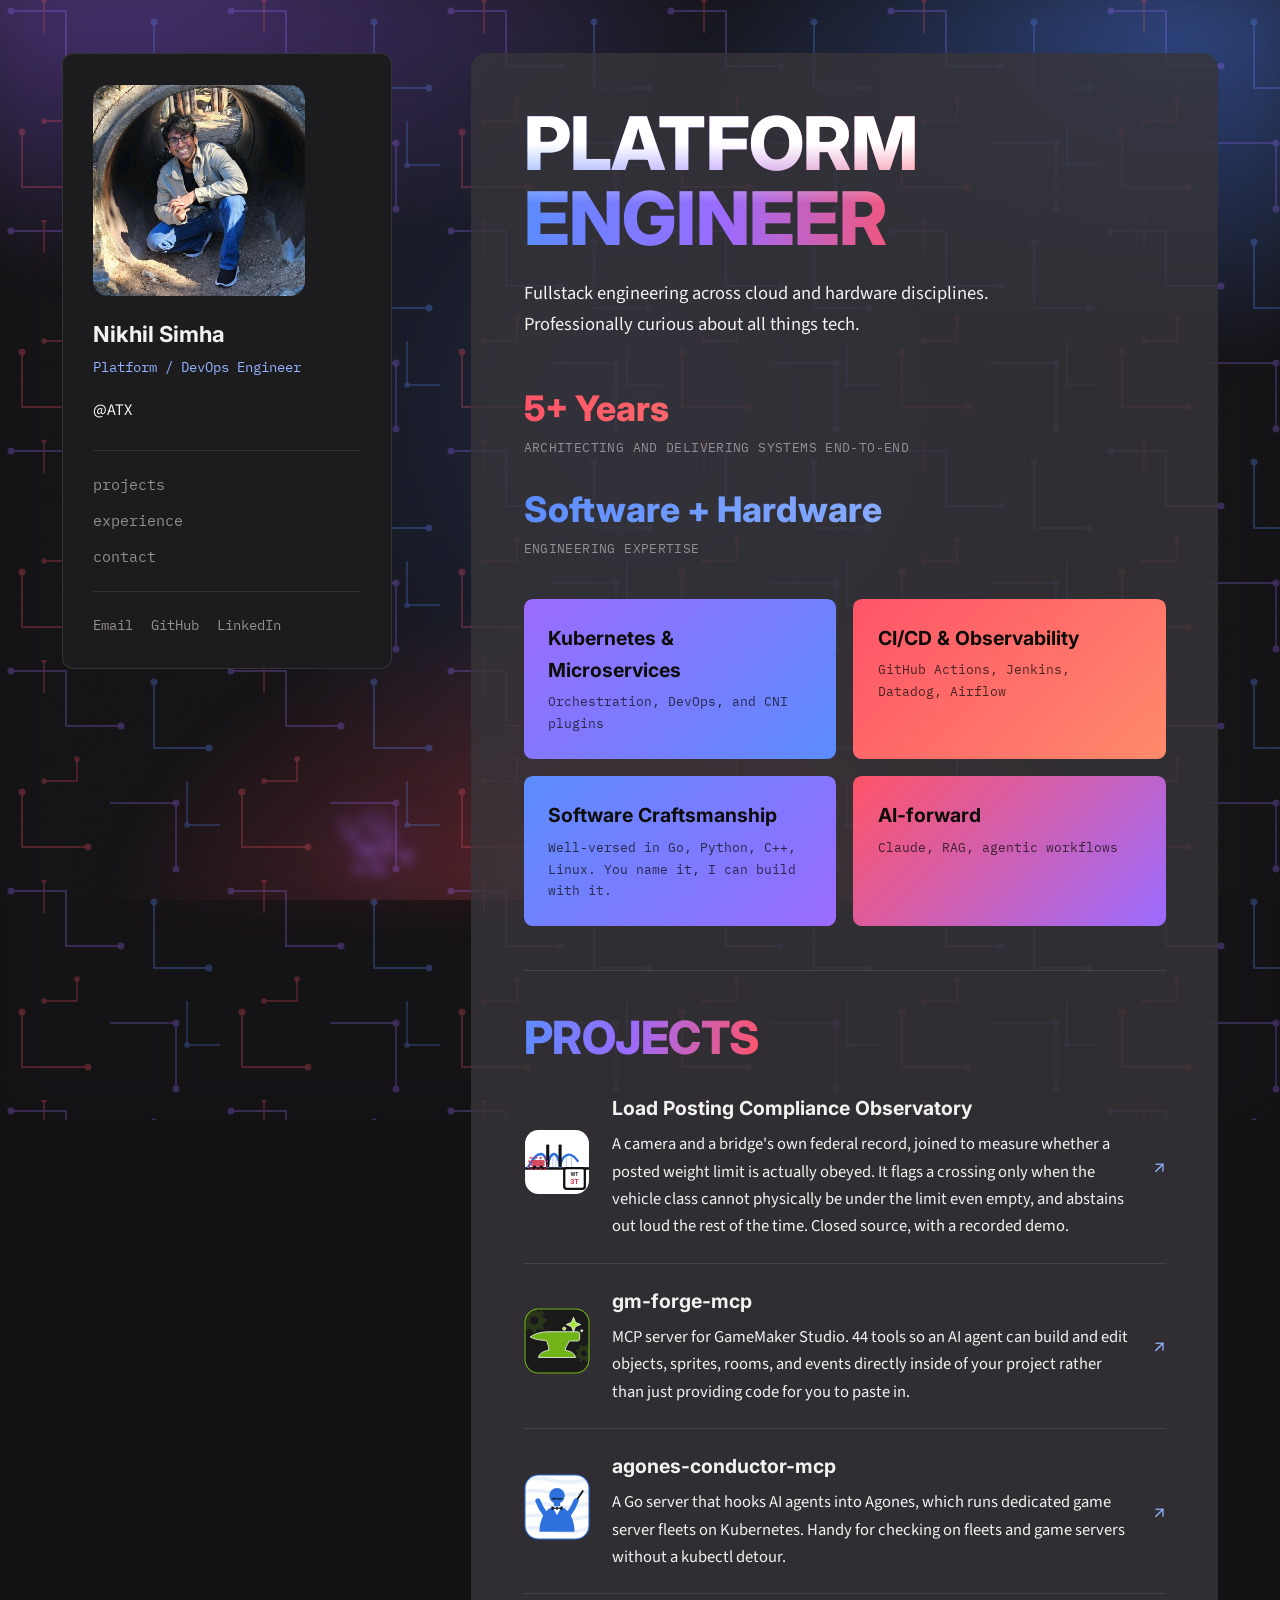
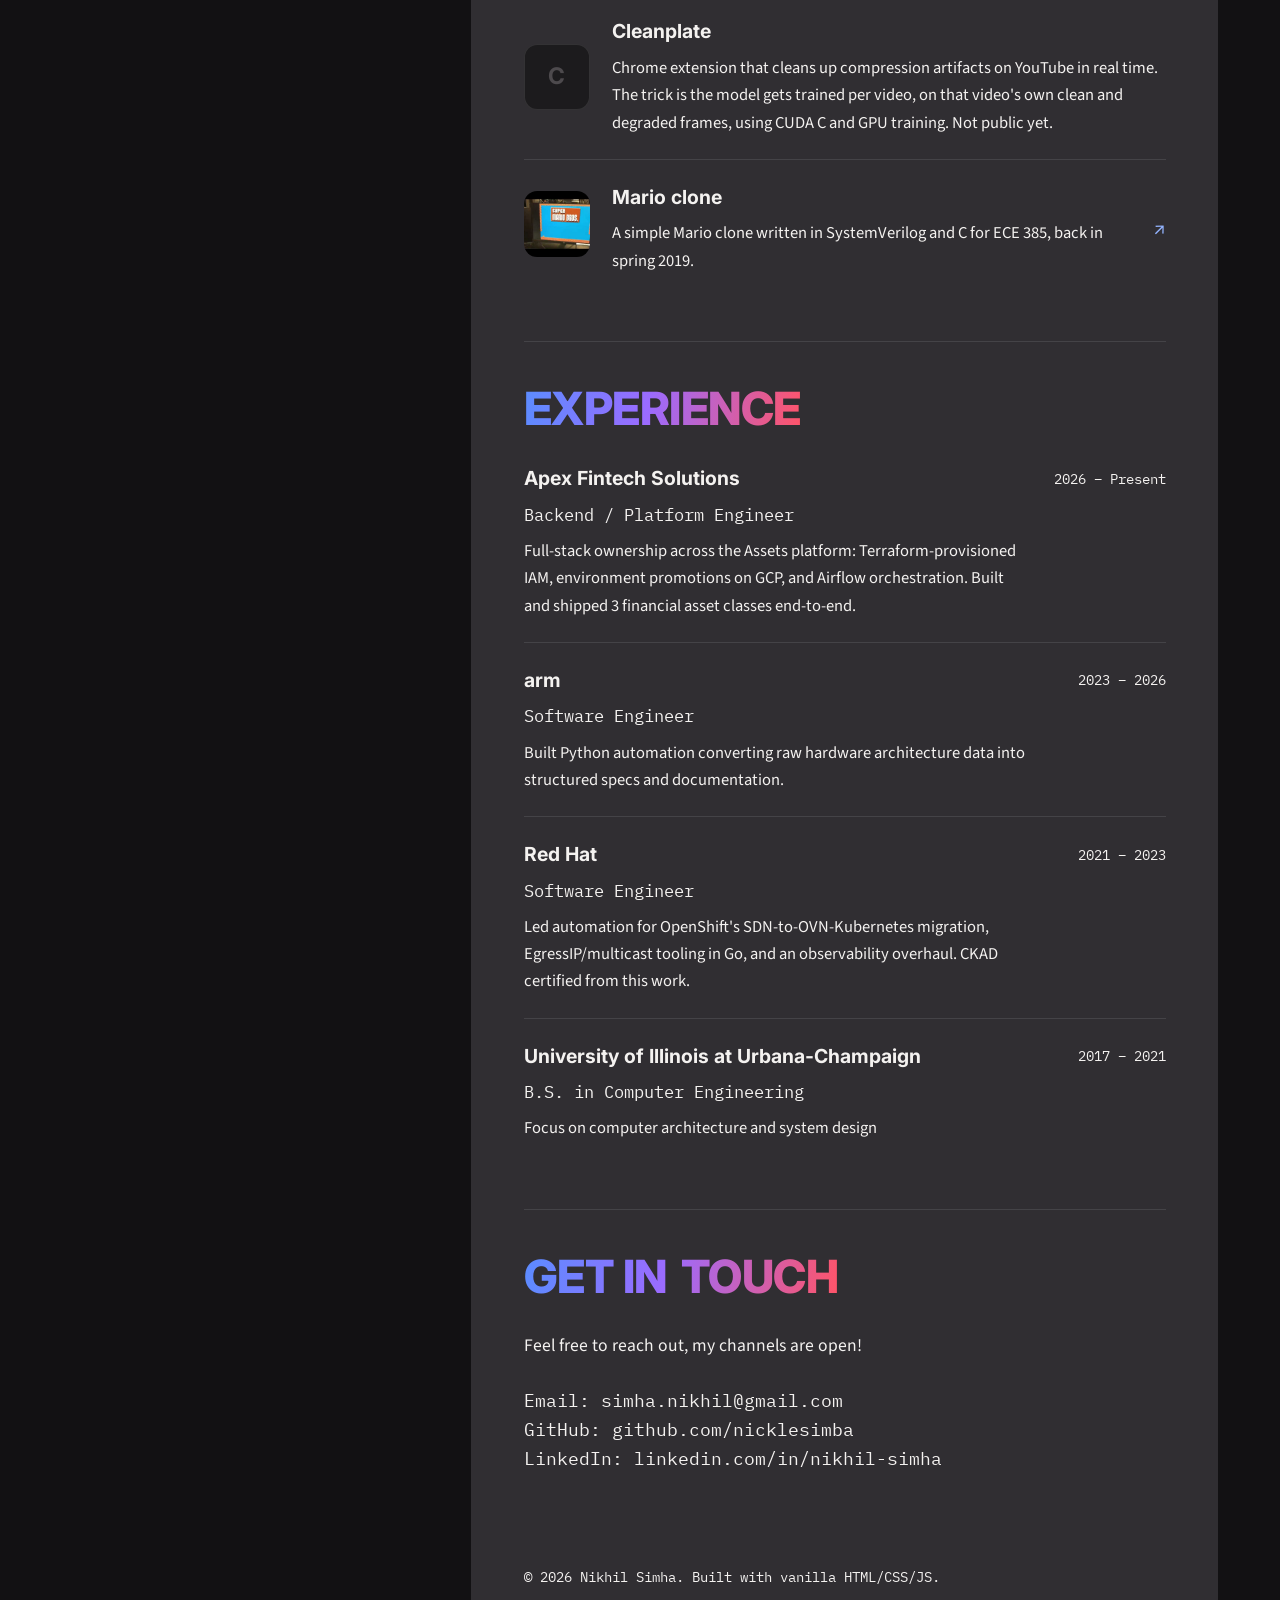
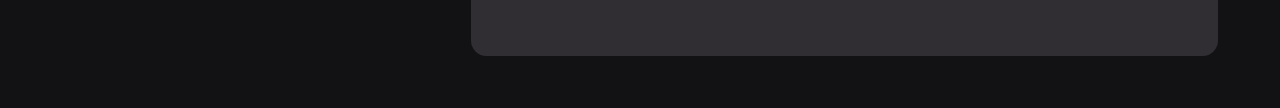
<file: index.html>
<!DOCTYPE html>
<html lang="en">
<head>
<meta charset="UTF-8">
<meta name="viewport" content="width=device-width, initial-scale=1.0">
<title>Nikhil Simha — Platform &amp; Infrastructure Engineer</title>
<meta name="description" content="Nikhil Simha — platform and infrastructure engineer in Austin, TX. Kubernetes, CI/CD, GitOps, and the tools in between.">
<meta name="theme-color" content="#121113">
<link rel="icon" href="data:image/svg+xml,%3Csvg xmlns='http://www.w3.org/2000/svg' viewBox='0 0 64 64'%3E%3Crect width='64' height='64' rx='12' fill='%23121113'/%3E%3Ctext x='32' y='43' font-family='Helvetica,Arial,sans-serif' font-size='29' font-weight='700' fill='%235b8cff' text-anchor='middle'%3ENS%3C/text%3E%3C/svg%3E">
<link rel="preconnect" href="https://fonts.googleapis.com">
<link rel="preconnect" href="https://fonts.gstatic.com" crossorigin>
<link href="https://fonts.googleapis.com/css2?family=Inter:wght@400;500;600;700;800;900&family=Source+Sans+3:wght@400;500;600&family=IBM+Plex+Mono:wght@400;500&display=swap" rel="stylesheet">
<link rel="stylesheet" href="css/styles.css?v=2">
</head>
<body>

  <div class="layout">
    <aside class="sidebar">
      <img src="assets/niksimha.jpeg" alt="Nikhil Simha" class="avatar">
      <h1 class="side-name">Nikhil Simha</h1>
      <p class="side-role">Platform / DevOps Engineer</p>
      <p class="side-bio">@ATX</p>
      <nav class="side-nav">
        <a href="#projects">projects</a>
        <a href="#experience">experience</a>
        <a href="#contact">contact</a>
      </nav>
      <div class="side-socials">
        <a href="mailto:simha.nikhil@gmail.com">Email</a>
        <a href="https://github.com/nicklesimba" target="_blank" rel="noopener">GitHub</a>
        <a href="https://www.linkedin.com/in/nikhil-simha" target="_blank" rel="noopener">LinkedIn</a>
      </div>
    </aside>

    <main>
      <section class="hero" id="top">
        <h2 class="h-duo"><span class="h-solid">Platform</span><span class="h-dim">Engineer</span></h2>
        <p class="hero-sub">
          Fullstack engineering across cloud and hardware disciplines. Professionally curious
          about all things tech.
        </p>

        <div class="stat-row">
          <div class="stat"><span class="stat-num stat-num-red">5+ Years</span><span class="stat-label">architecting and delivering systems end-to-end</span></div>
          <div class="stat"><span class="stat-num stat-num-blue">Software + Hardware</span><span class="stat-label">Engineering Expertise</span></div>
        </div>

        <div class="skill-blocks">
          <div class="skill-block skill-block-a">
            <p>Kubernetes &amp; Microservices</p>
            <span class="skill-sub">Orchestration, DevOps, and CNI plugins</span>
          </div>
          <div class="skill-block skill-block-b">
            <p>CI/CD &amp; Observability</p>
            <span class="skill-sub">GitHub Actions, Jenkins, Datadog, Airflow</span>
          </div>
          <div class="skill-block skill-block-c">
            <p>Software Craftsmanship</p>
            <span class="skill-sub">Well-versed in Go, Python, C++, Linux. You name it, I can build with it.</span>
          </div>
          <div class="skill-block skill-block-d">
            <p>AI-forward</p>
            <span class="skill-sub">Claude, RAG, agentic workflows</span>
          </div>
        </div>
      </section>

      <section class="projects" id="projects">
        <h2 class="h-duo h-duo-sm"><span class="h-solid">Projects</span></h2>
        <div class="list">
          <a href="bridge-observatory/index.html" class="list-row">
            <div class="list-row-media list-row-media-icon">
              <img src="assets/bridge-observatory-logo.svg" alt="Load Posting Compliance Observatory logo" loading="lazy">
            </div>
            <div class="list-row-body">
              <h3>Load Posting Compliance Observatory</h3>
              <p>A camera and a bridge's own federal record, joined to measure whether a posted
                weight limit is actually obeyed. It flags a crossing only when the vehicle class
                cannot physically be under the limit even empty, and abstains out loud the rest of
                the time. Closed source, with a recorded demo.</p>
            </div>
            <span class="list-row-arrow">&#8599;</span>
          </a>
          <a href="https://github.com/nicklesimba/gm-forge-mcp" class="list-row" target="_blank" rel="noopener">
            <div class="list-row-media list-row-media-icon">
              <img src="assets/gm-forge-mcp-logo.svg" alt="gm-forge-mcp logo" loading="lazy">
            </div>
            <div class="list-row-body">
              <h3>gm-forge-mcp</h3>
              <p>MCP server for GameMaker Studio. 44 tools so an AI agent can build and edit
                objects, sprites, rooms, and events directly inside of your project rather
                than just providing code for you to paste in.</p>
            </div>
            <span class="list-row-arrow">&#8599;</span>
          </a>
          <a href="https://github.com/nicklesimba/agones-conductor-mcp" class="list-row" target="_blank" rel="noopener">
            <div class="list-row-media list-row-media-icon">
              <img src="assets/agones-conductor-mcp-logo.svg" alt="agones-conductor-mcp logo" loading="lazy">
            </div>
            <div class="list-row-body">
              <h3>agones-conductor-mcp</h3>
              <p>A Go server that hooks AI agents into Agones, which runs dedicated game
                server fleets on Kubernetes. Handy for checking on fleets and game servers
                without a kubectl detour.</p>
            </div>
            <span class="list-row-arrow">&#8599;</span>
          </a>
          <div class="list-row">
            <div class="list-row-media list-row-media-icon">
              <span class="icon-placeholder" aria-hidden="true">C</span>
            </div>
            <div class="list-row-body">
              <h3>Cleanplate</h3>
              <p>Chrome extension that cleans up compression artifacts on YouTube in real
                time. The trick is the model gets trained per video, on that video's own
                clean and degraded frames, using CUDA C and GPU training. Not public
                yet.</p>
            </div>
          </div>
          <a href="https://www.youtube.com/watch?v=x40uQ9v1n20" class="list-row" target="_blank" rel="noopener">
            <div class="list-row-media list-row-media-icon">
              <img src="assets/mario-clone-thumb.jpg" alt="Mario clone running on hardware" loading="lazy">
            </div>
            <div class="list-row-body">
              <h3>Mario clone</h3>
              <p>A simple Mario clone written in SystemVerilog and C for ECE 385, back in
                spring 2019.</p>
            </div>
            <span class="list-row-arrow">&#8599;</span>
          </a>
        </div>
      </section>

      <section class="experience" id="experience">
        <h2 class="h-duo h-duo-sm"><span class="h-solid">Experience</span></h2>
        <div class="list">
          <div class="list-row">
            <div class="list-row-body">
              <h3>Apex Fintech Solutions</h3>
              <p class="list-row-role">Backend / Platform Engineer</p>
              <p>Full-stack ownership across the Assets platform: Terraform-provisioned IAM, environment promotions on GCP, and Airflow orchestration. Built and shipped 3 financial asset classes end-to-end.</p>
            </div>
            <span class="list-row-date">2026 &ndash; Present</span>
          </div>
          <div class="list-row">
            <div class="list-row-body">
              <h3>arm</h3>
              <p class="list-row-role">Software Engineer</p>
              <p>Built Python automation converting raw hardware architecture data into structured specs and documentation.</p>
            </div>
            <span class="list-row-date">2023 &ndash; 2026</span>
          </div>
          <div class="list-row">
            <div class="list-row-body">
              <h3>Red Hat</h3>
              <p class="list-row-role">Software Engineer</p>
              <p>Led automation for OpenShift's SDN-to-OVN-Kubernetes migration, EgressIP/multicast tooling in Go, and an observability overhaul. CKAD certified from this work.</p>
            </div>
            <span class="list-row-date">2021 &ndash; 2023</span>
          </div>
          <div class="list-row">
            <div class="list-row-body">
              <h3>University of Illinois at Urbana-Champaign</h3>
              <p class="list-row-role">B.S. in Computer Engineering</p>
              <p>Focus on computer architecture and system design</p>
            </div>
            <span class="list-row-date">2017 &ndash; 2021</span>
          </div>
        </div>
      </section>

      <section class="contact" id="contact">
        <h2 class="h-duo h-duo-sm"><span class="h-solid">Get In</span><span class="h-dim">Touch</span></h2>
        <p class="contact-sub">Feel free to reach out, my channels are open!</p>
        <p class="contact-email">Email: simha.nikhil@gmail.com</p>
        <p class="contact-email">GitHub: github.com/nicklesimba</p>
        <p class="contact-email">LinkedIn: linkedin.com/in/nikhil-simha</p>
      </section>

      <footer class="site-footer">
        <p>&copy; <span id="year"></span> Nikhil Simha. Built with vanilla HTML/CSS/JS.</p>
      </footer>
    </main>
  </div>

  <script src="js/script.js"></script>
</body>
</html>
</file>
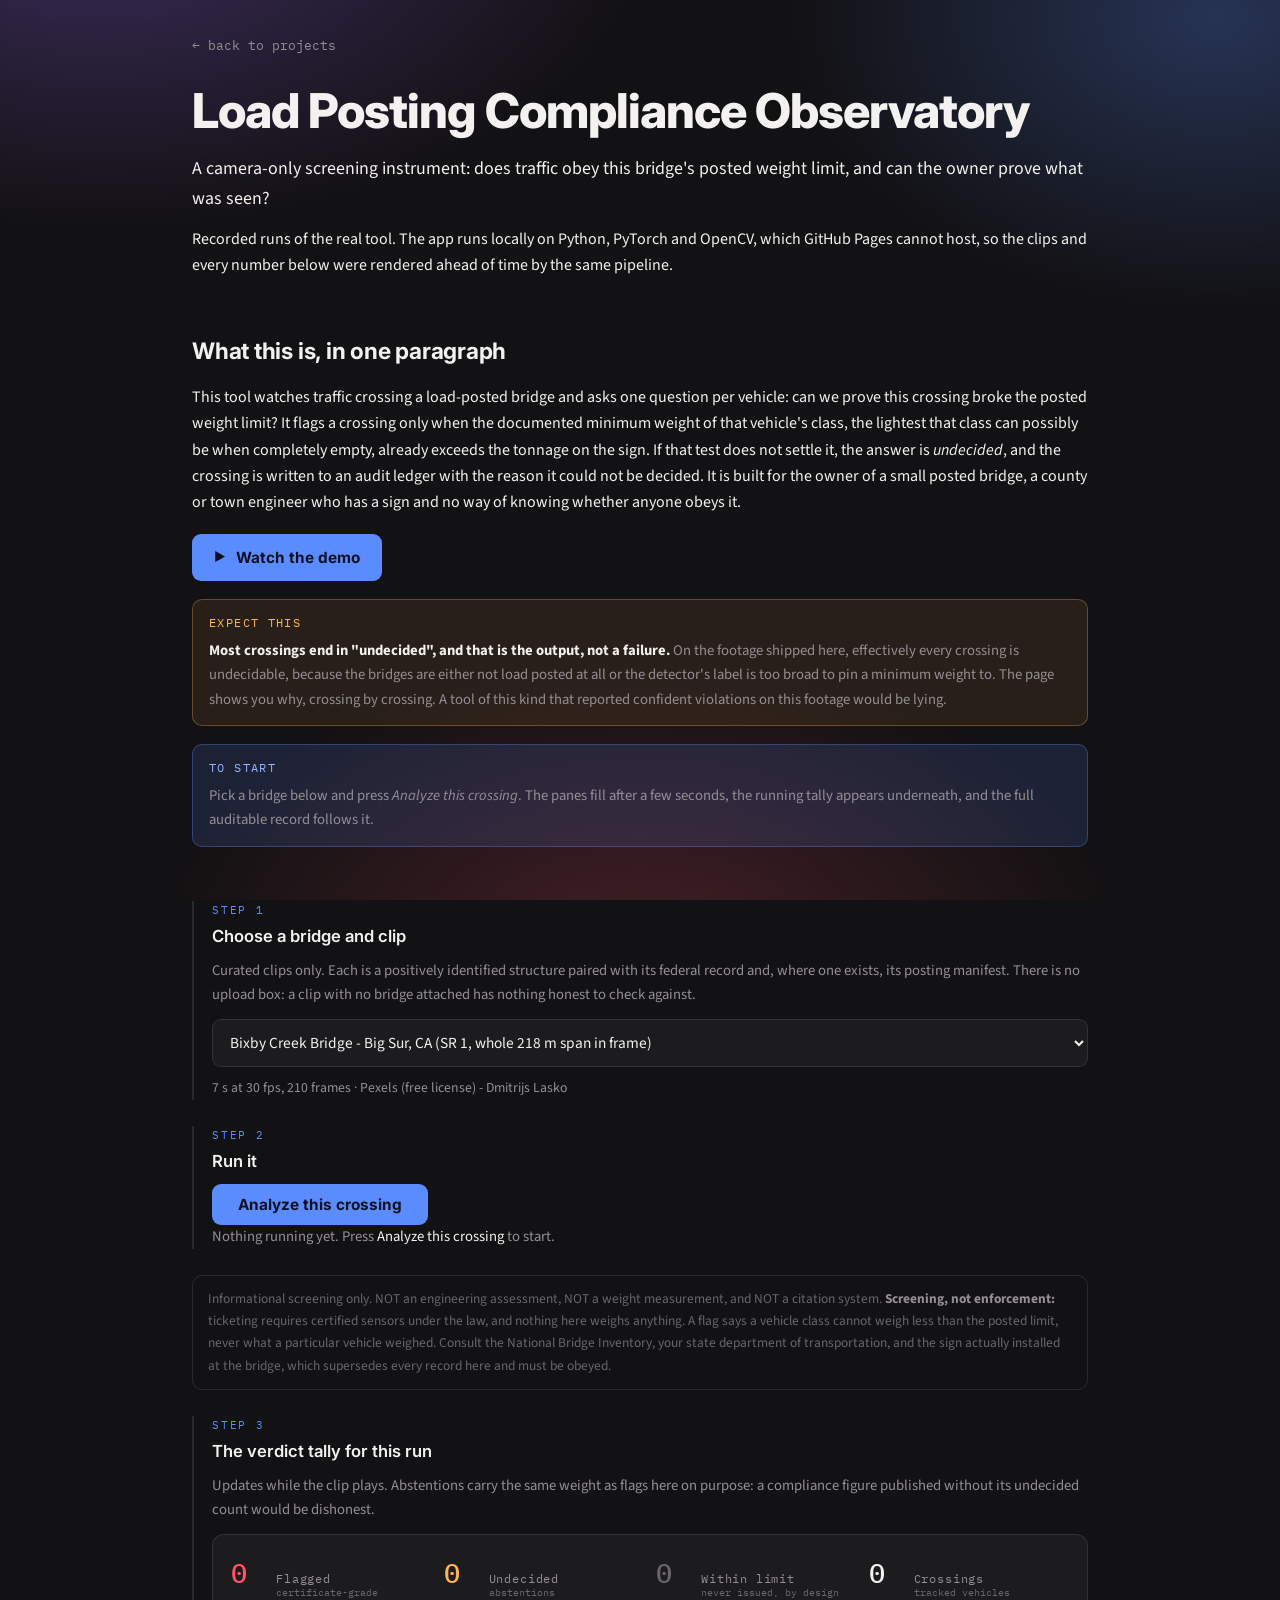
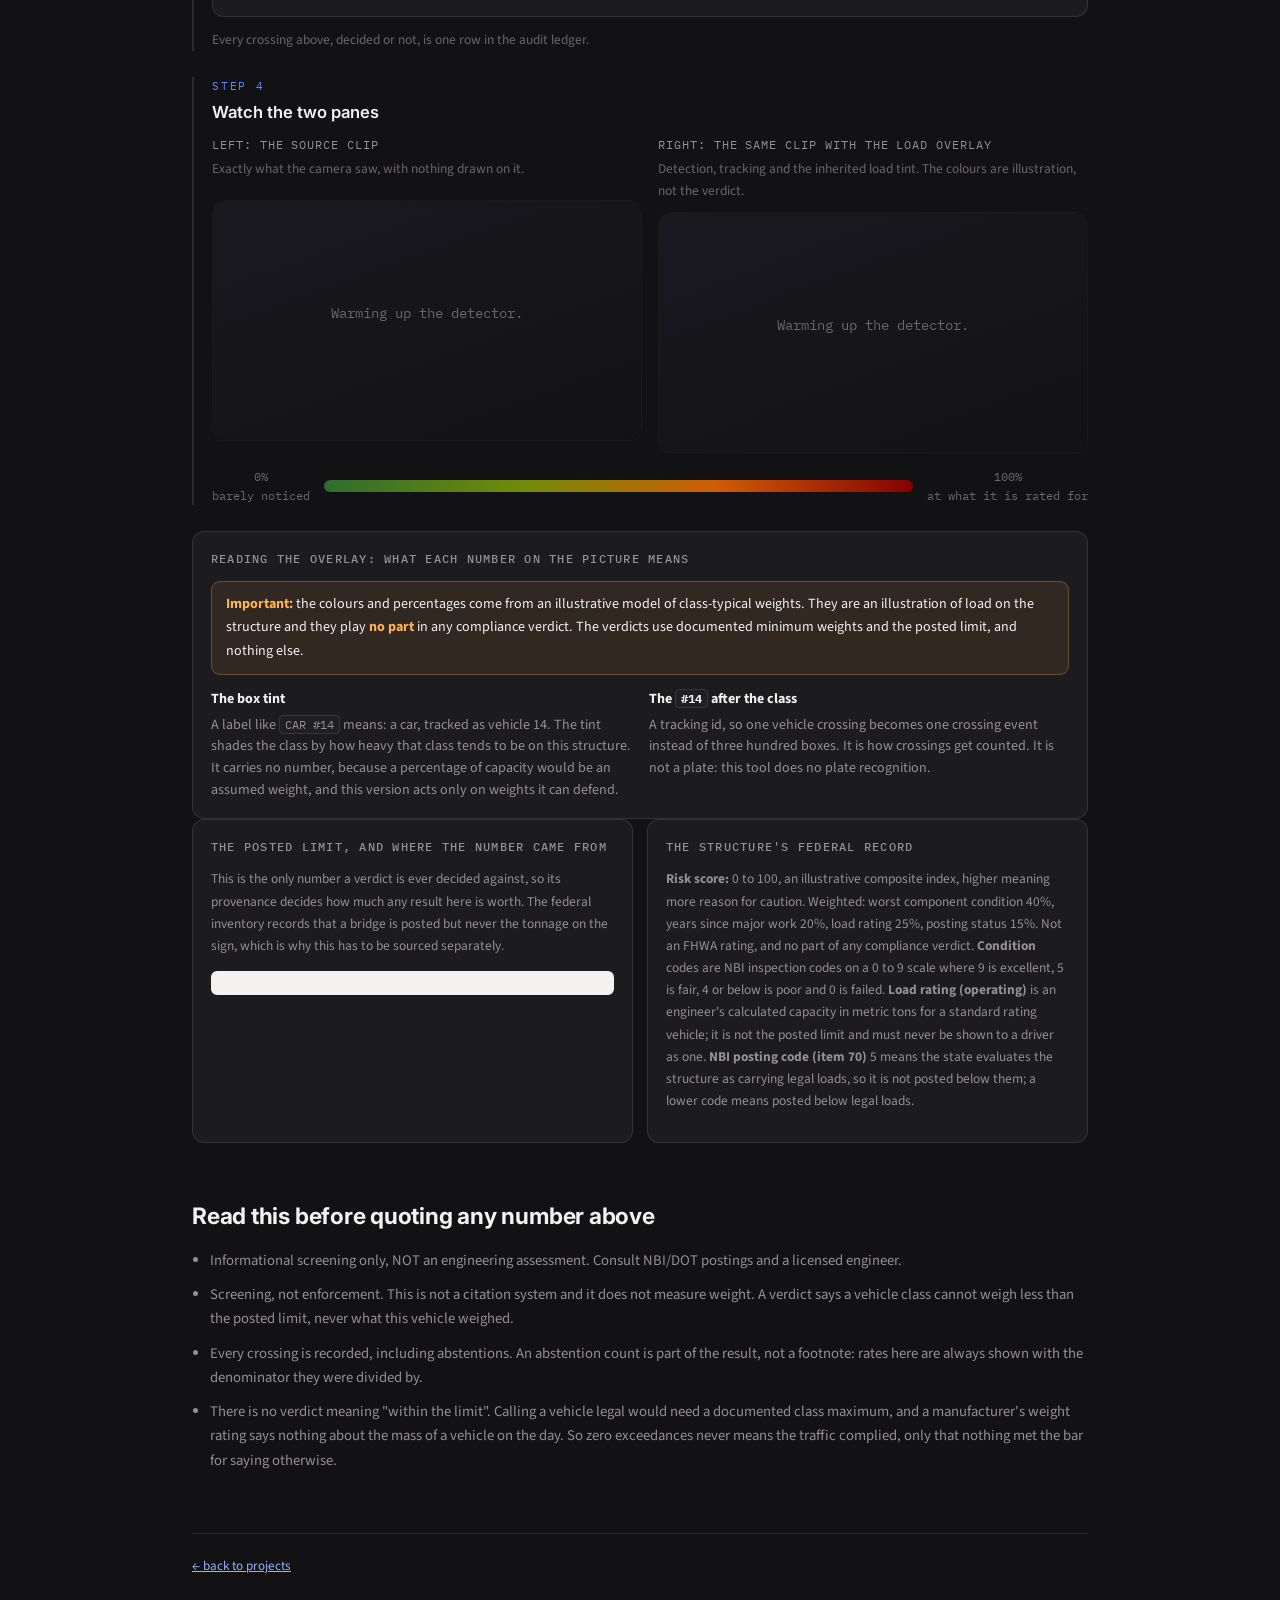
<file: bridge-observatory/index.html>
<!DOCTYPE html>
<html lang="en">
<head>
<meta charset="UTF-8">
<meta name="viewport" content="width=device-width, initial-scale=1.0">
<title>Load Posting Compliance Observatory — Nikhil Simha</title>
<meta name="description" content="A camera-only screening instrument: does traffic obey this bridge's posted weight limit, and can the owner prove what was seen?">
<meta name="theme-color" content="#121113">
<link rel="icon" href="data:image/svg+xml,%3Csvg xmlns='http://www.w3.org/2000/svg' viewBox='0 0 64 64'%3E%3Crect width='64' height='64' rx='12' fill='%23121113'/%3E%3Ctext x='32' y='43' font-family='Helvetica,Arial,sans-serif' font-size='29' font-weight='700' fill='%235b8cff' text-anchor='middle'%3ENS%3C/text%3E%3C/svg%3E">
<link rel="preconnect" href="https://fonts.googleapis.com">
<link rel="preconnect" href="https://fonts.gstatic.com" crossorigin>
<link href="https://fonts.googleapis.com/css2?family=Inter:wght@400;500;600;700;800;900&family=Source+Sans+3:wght@400;500;600&family=IBM+Plex+Mono:wght@400;500&display=swap" rel="stylesheet">
<link rel="stylesheet" href="demo.css?v=3">
</head>
<body>

<div class="wrap">

  <a class="back" href="../index.html">&#8592; back to projects</a>

  <header class="head">
    <h1>Load Posting Compliance&nbsp;Observatory</h1>
    <p class="lede">A camera-only screening instrument: does traffic obey this bridge's posted
      weight limit, and can the owner prove what was seen?</p>
    <p class="recorded">Recorded runs of the real tool. The app runs locally on Python, PyTorch and
      OpenCV, which GitHub Pages cannot host, so the clips and every number below were rendered
      ahead of time by the same pipeline.</p>
  </header>

  <section class="para">
    <h2>What this is, in one paragraph</h2>
    <p>This tool watches traffic crossing a load-posted bridge and asks one question per vehicle:
      can we prove this crossing broke the posted weight limit? It flags a crossing only when the
      documented minimum weight of that vehicle's class, the lightest that class can possibly be
      when completely empty, already exceeds the tonnage on the sign. If that test does not settle
      it, the answer is <em>undecided</em>, and the crossing is written to an audit ledger with the
      reason it could not be decided. It is built for the owner of a small posted bridge, a county
      or town engineer who has a sign and no way of knowing whether anyone obeys it.</p>

    <p class="watch-row">
      <a class="watch" href="https://youtu.be/L7FOLNqnuFk" target="_blank" rel="noopener">
        <span class="watch-play" aria-hidden="true">&#9654;</span> Watch the demo
      </a>
    </p>

    <div class="callout callout-amber">
      <p class="callout-h">Expect this</p>
      <p><strong>Most crossings end in "undecided", and that is the output, not a failure.</strong>
        On the footage shipped here, effectively every crossing is undecidable, because the bridges
        are either not load posted at all or the detector's label is too broad to pin a minimum
        weight to. The page shows you why, crossing by crossing. A tool of this kind that reported
        confident violations on this footage would be lying.</p>
    </div>

    <div class="callout callout-blue">
      <p class="callout-h">To start</p>
      <p>Pick a bridge below and press <em>Analyze this crossing</em>. The panes fill after a few
        seconds, the running tally appears underneath, and the full auditable record follows it.</p>
    </div>
  </section>

  <!-- ============ analysis ============ -->
  <section class="demo" id="demo">

    <div class="step">
      <p class="step-n">Step 1</p>
      <h3>Choose a bridge and clip</h3>
      <p class="step-blurb">Curated clips only. Each is a positively identified structure paired
        with its federal record and, where one exists, its posting manifest. There is no upload
        box: a clip with no bridge attached has nothing honest to check against.</p>
      <div class="picker-row">
        <select id="clip" aria-label="Curated footage"></select>
      </div>
      <p class="picker-note" id="clip-note"></p>
    </div>

    <div class="step">
      <p class="step-n">Step 2</p>
      <h3>Run it</h3>
      <button id="run" type="button">Analyze this crossing</button>
      <p class="step-blurb" id="run-state">Nothing running yet. Press
        <em>Analyze this crossing</em> to start.</p>
    </div>

    <p class="disclaimer-inline">Informational screening only. NOT an engineering assessment, NOT a
      weight measurement, and NOT a citation system. <strong>Screening, not enforcement:</strong>
      ticketing requires certified sensors under the law, and nothing here weighs anything. A flag
      says a vehicle class cannot weigh less than the posted limit, never what a particular vehicle
      weighed. Consult the National Bridge Inventory, your state department of transportation, and
      the sign actually installed at the bridge, which supersedes every record here and must be
      obeyed.</p>

    <div class="step">
      <p class="step-n">Step 3</p>
      <h3>The verdict tally for this run</h3>
      <p class="step-blurb">Updates while the clip plays. Abstentions carry the same weight as flags
        here on purpose: a compliance figure published without its undecided count would be
        dishonest.</p>

      <div class="tally">
        <div class="t-row t-exceeds">
          <span class="t-num mono" id="n-exceeds">0</span>
          <span class="t-lab">Flagged<small>certificate-grade</small></span>
        </div>
        <div class="t-row t-abstain">
          <span class="t-num mono" id="n-abstain">0</span>
          <span class="t-lab">Undecided<small>abstentions</small></span>
        </div>
        <div class="t-row t-clear">
          <span class="t-num mono" id="n-clear">0</span>
          <span class="t-lab">Within limit<small>never issued, by design</small></span>
        </div>
        <div class="t-row t-total">
          <span class="t-num mono" id="n-total">0</span>
          <span class="t-lab">Crossings<small>tracked vehicles</small></span>
        </div>
      </div>
      <p class="step-foot">Every crossing above, decided or not, is one row in the audit ledger.</p>
    </div>

    <div class="step">
      <p class="step-n">Step 4</p>
      <h3>Watch the two panes</h3>
      <div class="panes">
        <div class="pane">
          <p class="pane-h">Left: the source clip</p>
          <p class="pane-sub">Exactly what the camera saw, with nothing drawn on it.</p>
          <div class="video-shell">
            <video id="video-src" playsinline preload="metadata" muted></video>
            <div class="idle-veil" id="veil-src"><p>Warming up the detector.</p></div>
          </div>
        </div>
        <div class="pane">
          <p class="pane-h">Right: the same clip with the load overlay</p>
          <p class="pane-sub">Detection, tracking and the inherited load tint. The colours are
            illustration, not the verdict.</p>
          <div class="video-shell">
            <video id="video" playsinline preload="metadata" muted></video>
            <div class="idle-veil" id="veil"><p>Warming up the detector.</p></div>
            <div class="runbar" id="runbar" hidden>
              <span class="dot"></span>
              <span id="runlabel">analyzing</span>
              <span class="spacer"></span>
              <span id="frames" class="mono">frame 0</span>
            </div>
          </div>
        </div>
      </div>
      <div class="legend">
        <span>0%<br>barely noticed</span>
        <div class="legend-bar"></div>
        <span>100%<br>at what it is rated for</span>
      </div>
    </div>

    <div class="card wide">
      <h4>Reading the overlay: what each number on the picture means</h4>
      <p class="callout-inline"><strong>Important:</strong> the colours and percentages come from an
        illustrative model of class-typical weights. They are an illustration of load on the
        structure and they play <strong>no part</strong> in any compliance verdict. The verdicts use
        documented minimum weights and the posted limit, and nothing else.</p>
      <div class="keygrid">
        <div class="keyitem">
          <b>The box tint</b>
          A label like <code>CAR #14</code> means: a car, tracked as vehicle 14. The tint shades the
          class by how heavy that class tends to be on this structure. It carries no number, because
          a percentage of capacity would be an assumed weight, and this version acts only on weights
          it can defend.
        </div>
        <div class="keyitem">
          <b>The <code>#14</code> after the class</b>
          A tracking id, so one vehicle crossing becomes one crossing event instead of three hundred
          boxes. It is how crossings get counted. It is not a plate: this tool does no plate
          recognition.
        </div>
      </div>
    </div>

    <div class="cards">
      <div class="card">
        <h4>The posted limit, and where the number came from</h4>
        <p class="muted small">This is the only number a verdict is ever decided against, so its
          provenance decides how much any result here is worth. The federal inventory records that a
          bridge is posted but never the tonnage on the sign, which is why this has to be sourced
          separately.</p>
        <div class="sign" id="sign"></div>
        <dl class="kv" id="posting-kv"></dl>
        <p class="caveat" id="posting-caveat"></p>
      </div>

      <div class="card">
        <h4>The structure's federal record</h4>
        <dl class="kv" id="bridge-kv"></dl>
        <p class="muted small nbi-note"><b>Risk score:</b> 0 to 100, an illustrative composite
          index, higher meaning more reason for caution. Weighted: worst component condition 40%,
          years since major work 20%, load rating 25%, posting status 15%. Not an FHWA rating, and
          no part of any compliance verdict. <b>Condition</b> codes are NBI inspection codes on a 0
          to 9 scale where 9 is excellent, 5 is fair, 4 or below is poor and 0 is failed. <b>Load
          rating (operating)</b> is an engineer's calculated capacity in metric tons for a standard
          rating vehicle; it is not the posted limit and must never be shown to a driver as one.
          <b>NBI posting code (item 70)</b> 5 means the state evaluates the structure as carrying
          legal loads, so it is not posted below them; a lower code means posted below legal
          loads.</p>
      </div>
    </div>
  </section>

  <!-- ============ the ledger ============ -->
  <section class="report" id="report" hidden>
    <h2>The audit record</h2>
    <p class="step-blurb">Every vehicle that crossed is one row, whether it could be judged or not.
      Nothing is summarised away: each rate below is printed next to the exact number it was divided
      by, and the count of crossings the tool declined to decide is displayed as prominently as the
      flags, because a compliance figure without its undecided count would be misleading.</p>

    <div class="card wide">
      <h4>Verdicts for this session</h4>
      <p class="muted small">The ledger module's own one-line summary of this session, quoted as it
        generates it:</p>
      <p class="honest" id="honest"></p>
    </div>

    <div class="cards">
      <div class="card">
        <h4>This run</h4>
        <dl class="kv" id="run-kv"></dl>
      </div>
      <div class="card">
        <h4>Cumulative for this structure</h4>
        <p class="muted small">Every session ever recorded against this bridge, not just the run
          above. This is the number a bridge owner would quote over time.</p>
        <dl class="kv" id="cumulative-kv"></dl>
        <p class="muted small">Ledger module's summary line for this structure:</p>
        <p class="mono structure-line" id="structure-line"></p>
      </div>
    </div>

    <div class="card wide">
      <h4>Why it could not decide</h4>
      <div id="abstain-list"></div>
    </div>

    <div class="card wide">
      <h4>By day</h4>
      <div class="tablewrap"><table class="data" id="byday"></table></div>
    </div>

    <div class="card wide">
      <h4>Crossings by vehicle class (this session)</h4>
      <div class="tablewrap"><table class="data" id="byclass"></table></div>
      <p class="muted small">Class comes from the detector's most frequent label over the whole
        track. A COCO "truck" spans a pickup through a semi, which is exactly why a class whose
        documented minimum weight does not clear the posted limit abstains instead of guessing. The
        "within limit" column is always zero by design.</p>
    </div>

    <div class="card wide">
      <h4>Timeline through the clip</h4>
      <p class="muted small">When each crossing happened in video time. Column height is the number
        of crossings in that slice, coloured by verdict. <span id="bucket-note"></span></p>
      <div class="timeline" id="timeline"></div>
      <div class="taxis"><span>0 s</span><span id="t-end"></span></div>
      <p class="swatches">
        <span class="sw sw-e"></span> flagged
        <span class="sw sw-c"></span> within limit
        <span class="sw sw-a"></span> undecided
      </p>
    </div>

    <div class="card wide">
      <h4>Evidence for flagged crossings</h4>
      <p class="muted small">Video is kept only for crossings that were flagged. Undecided and
        within-limit crossings leave a ledger row and no imagery.</p>
      <p class="muted small" id="evidence-policy"></p>
      <p class="muted small" id="evidence-heuristic"></p>
    </div>
  </section>

  <section class="state">
    <h2>Read this before quoting any number above</h2>
    <ul class="disc-list">
      <li>Informational screening only, NOT an engineering assessment. Consult NBI/DOT postings and
        a licensed engineer.</li>
      <li>Screening, not enforcement. This is not a citation system and it does not measure weight.
        A verdict says a vehicle class cannot weigh less than the posted limit, never what this
        vehicle weighed.</li>
      <li>Every crossing is recorded, including abstentions. An abstention count is part of the
        result, not a footnote: rates here are always shown with the denominator they were divided
        by.</li>
      <li>There is no verdict meaning "within the limit". Calling a vehicle legal would need a
        documented class maximum, and a manufacturer's weight rating says nothing about the mass of
        a vehicle on the day. So zero exceedances never means the traffic complied, only that
        nothing met the bar for saying otherwise.</li>
    </ul>
  </section>

  <footer class="foot">
    <p><a href="../index.html">&#8592; back to projects</a></p>
  </footer>

</div>

<script src="demo.js?v=3"></script>
</body>
</html>
</file>
<file: css/styles.css>
:root {
  --bg: #121113;
  --bg-alt: #1a191b;
  --surface: #1c1b1d;
  --surface-border: rgba(255, 255, 255, 0.10);
  --text: #f4f2f0;
  --text-dim: #948f94;
  --text-faint: #4d4a4d;
  --accent: #5b8cff;
  --accent-deep: #93b4ff;
  --accent-soft: rgba(91, 140, 255, 0.14);
  --accent-purple: #9b6bff;
  --accent-red: #ff5468;
  --font-display: 'Inter', system-ui, sans-serif;
  --font-body: 'Source Sans 3', system-ui, sans-serif;
  --font-mono: 'IBM Plex Mono', ui-monospace, Consolas, monospace;
  --sidebar-width: 300px;
  --max-width: 760px;
  color-scheme: dark;
}

* { box-sizing: border-box; }

html { scroll-behavior: smooth; zoom: 1.1; }

body {
  margin: 0;
  color: var(--text);
  font-family: var(--font-body);
  line-height: 1.65;
  background-color: var(--bg);
  background-image:
    radial-gradient(ellipse 900px 520px at 10% -8%, rgba(155, 107, 255, 0.36), transparent 62%),
    radial-gradient(ellipse 700px 480px at 92% 4%, rgba(91, 140, 255, 0.34), transparent 62%),
    radial-gradient(ellipse 800px 520px at 50% 105%, rgba(255, 84, 104, 0.30), transparent 62%),
    radial-gradient(ellipse 640px 640px at 50% 45%, rgba(91, 140, 255, 0.14), transparent 65%);
  background-attachment: fixed, fixed, fixed, fixed;
  background-repeat: no-repeat, no-repeat, no-repeat, no-repeat;
  position: relative;
}

/* Moving circuit-pattern background — fixed behind everything, mostly transparent.
   The sidebar sits above this in stacking order with its own opaque fill, so it
   never shows through. No JS, no mouse tracking — just a slow CSS background-position
   drift, paused for users who prefer reduced motion. */
body::before {
  content: "";
  position: fixed;
  inset: -200px;
  z-index: 0;
  pointer-events: none;
  opacity: 0.32;
  backdrop-filter: blur(20px) brightness(1.4) saturate(1.6);
  -webkit-backdrop-filter: blur(20px) brightness(1.4) saturate(1.6);
  background-image: url("data:image/svg+xml,%3Csvg%20xmlns='http://www.w3.org/2000/svg'%20width='200'%20height='200'%3E%3Cg%20fill='none'%20stroke-width='1.75'%3E%3Cpath%20d='M10%2010%20L60%2010%20L60%2060%20L110%2060'%20stroke='%239b6bff'%20stroke-opacity='0.85'/%3E%3Cpath%20d='M140%2020%20L140%2080%20L190%2080'%20stroke='%235b8cff'%20stroke-opacity='0.85'/%3E%3Cpath%20d='M20%20120%20L20%20170%20L80%20170'%20stroke='%23ff5468'%20stroke-opacity='0.8'/%3E%3Cpath%20d='M100%20130%20L160%20130%20L160%20190'%20stroke='%239b6bff'%20stroke-opacity='0.8'/%3E%3Cpath%20d='M0%2060%20L-10%2060'%20stroke='%235b8cff'%20stroke-opacity='0.7'/%3E%3Cpath%20d='M70%2090%20L70%20110%20L40%20110'%20stroke='%23ff5468'%20stroke-opacity='0.75'/%3E%3Cpath%20d='M170%20110%20L170%20150%20L200%20150'%20stroke='%235b8cff'%20stroke-opacity='0.75'/%3E%3Cpath%20d='M40%200%20L40%2030'%20stroke='%23ff5468'%20stroke-opacity='0.7'/%3E%3C/g%3E%3Cg%3E%3Ccircle%20cx='10'%20cy='10'%20r='3.2'%20fill='%239b6bff'%20fill-opacity='0.9'/%3E%3Ccircle%20cx='110'%20cy='60'%20r='3.2'%20fill='%239b6bff'%20fill-opacity='0.9'/%3E%3Ccircle%20cx='140'%20cy='20'%20r='3.2'%20fill='%235b8cff'%20fill-opacity='0.9'/%3E%3Ccircle%20cx='190'%20cy='80'%20r='3.2'%20fill='%235b8cff'%20fill-opacity='0.9'/%3E%3Ccircle%20cx='20'%20cy='120'%20r='3.2'%20fill='%23ff5468'%20fill-opacity='0.85'/%3E%3Ccircle%20cx='80'%20cy='170'%20r='3.2'%20fill='%23ff5468'%20fill-opacity='0.85'/%3E%3Ccircle%20cx='160'%20cy='130'%20r='3.2'%20fill='%239b6bff'%20fill-opacity='0.85'/%3E%3Ccircle%20cx='160'%20cy='190'%20r='3.2'%20fill='%239b6bff'%20fill-opacity='0.85'/%3E%3Ccircle%20cx='70'%20cy='90'%20r='2.6'%20fill='%23ff5468'%20fill-opacity='0.8'/%3E%3Ccircle%20cx='40'%20cy='110'%20r='2.6'%20fill='%23ff5468'%20fill-opacity='0.8'/%3E%3Ccircle%20cx='170'%20cy='150'%20r='2.6'%20fill='%235b8cff'%20fill-opacity='0.8'/%3E%3Ccircle%20cx='40'%20cy='0'%20r='2.6'%20fill='%23ff5468'%20fill-opacity='0.75'/%3E%3C/g%3E%3C/svg%3E");
  background-repeat: repeat;
  background-size: 200px 200px;
  animation: drift 55s linear infinite;
}

@keyframes drift {
  from { background-position: 0 0; }
  to { background-position: 200px 200px; }
}

@media (prefers-reduced-motion: reduce) {
  body::before { animation: none; }
}

/* Subtle static grain, purely decorative — no JS, no motion */
body::after {
  content: "";
  position: fixed;
  inset: 0;
  z-index: 0;
  pointer-events: none;
  opacity: 0.035;
  mix-blend-mode: overlay;
  background-image: url("data:image/svg+xml,%3Csvg xmlns='http://www.w3.org/2000/svg' width='120' height='120'%3E%3Cfilter id='n'%3E%3CfeTurbulence type='fractalNoise' baseFrequency='0.9' numOctaves='2' stitchTiles='stitch'/%3E%3C/filter%3E%3Crect width='100%25' height='100%25' filter='url(%23n)'/%3E%3C/svg%3E");
}

a { color: inherit; text-decoration: none; }

::selection { background: var(--accent-soft); color: var(--accent-deep); }

/* ---------- Layout ---------- */
.layout {
  position: relative;
  z-index: 1;
  display: flex;
  align-items: flex-start;
  max-width: 1280px;
  margin: 0 auto;
  padding: 48px clamp(20px, 5vw, 56px);
  gap: clamp(32px, 6vw, 72px);
}

/* ---------- Sidebar ---------- */
.sidebar {
  position: sticky;
  top: 48px;
  width: var(--sidebar-width);
  flex-shrink: 0;
  background: var(--surface);
  border: 1px solid var(--surface-border);
  border-radius: 10px;
  padding: 28px;
}

.avatar {
  width: 192px;
  height: 192px;
  border-radius: 14px;
  object-fit: cover;
  display: block;
  margin-bottom: 18px;
}

.side-name {
  font-family: var(--font-display);
  font-weight: 700;
  font-size: 1.25rem;
  margin: 0 0 4px;
}

.side-role {
  font-family: var(--font-mono);
  font-size: 0.8rem;
  color: var(--accent-deep);
  margin: 0 0 16px;
}

.side-bio {
  font-size: 0.92rem;
  color: var(--text);
  margin: 0 0 24px;
}

.side-nav {
  display: flex;
  flex-direction: column;
  gap: 10px;
  font-family: var(--font-mono);
  font-size: 0.85rem;
  padding-top: 20px;
  border-top: 1px solid var(--surface-border);
  margin-bottom: 20px;
}

.side-nav a { color: var(--text-dim); transition: color 0.15s ease; }
.side-nav a:hover, .side-nav a.active { color: var(--accent-deep); }

.side-socials {
  display: flex;
  gap: 16px;
  flex-wrap: wrap;
  font-family: var(--font-mono);
  font-size: 0.8rem;
  padding-top: 20px;
  border-top: 1px solid var(--surface-border);
}

.side-socials a { color: var(--text-dim); }
.side-socials a:hover { color: var(--accent-deep); }

/* ---------- Main ---------- */
/* Semi-transparent panel behind the whole content column so text stays
   sharply legible against the moving background pattern. */
main {
  flex: 1;
  min-width: 0;
  max-width: var(--max-width);
  background: rgba(55, 53, 58, 0.82);
  border-radius: 14px;
  padding: 40px clamp(24px, 4vw, 48px) 48px;
}

section { padding: 40px 0; border-bottom: 1px solid var(--surface-border); }

main > section:first-child { padding-top: 8px; }

section:last-of-type { border-bottom: none; }

/* Duo-tone oversized headers */
.h-duo {
  font-family: var(--font-display);
  font-weight: 800;
  text-transform: uppercase;
  line-height: 1.02;
  letter-spacing: -0.01em;
  margin: 0 0 20px;
  display: flex;
  flex-direction: column;
  font-size: clamp(2.6rem, 7vw, 4.2rem);
}

.h-duo-sm { font-size: clamp(1.8rem, 5vw, 2.6rem); margin-bottom: 28px; }

/* All duo-tone headers get the same blue/purple/red gradient fill.
   Applied per-line (not to the parent h2) so each word sweeps the full
   spectrum on its own — a single gradient across a whole multi-line block
   left the far end barely visible past the glyphs' line-height gap. */
.h-solid, .h-dim {
  align-self: flex-start;
  background: linear-gradient(100deg, var(--accent) 0%, var(--accent-purple) 45%, var(--accent-red) 100%);
  -webkit-background-clip: text;
  background-clip: text;
  -webkit-text-fill-color: transparent;
  color: transparent;
}

/* Hero header: gradient moves to the parent h2 (shrunk to fit its own text
   so the color stops land on visible glyphs, not the wider container box)
   so white can fade in at the top and blend down into color across the
   whole two-line block, rather than resetting per word. */
.hero .h-duo {
  width: fit-content;
  background:
    linear-gradient(to bottom, #fff 0%, #fff 25%, rgba(255, 255, 255, 0) 65%),
    linear-gradient(to right, var(--accent) 0%, var(--accent-purple) 50%, var(--accent-red) 100%);
  -webkit-background-clip: text;
  background-clip: text;
  -webkit-text-fill-color: transparent;
  color: transparent;
}

.hero .h-solid, .hero .h-dim {
  background: none;
  -webkit-background-clip: initial;
  background-clip: initial;
  -webkit-text-fill-color: inherit;
  color: inherit;
}

/* Get In Touch reads as one line, not stacked like the other duo-tone
   headers — gradient moves to the parent h2 (shrunk to fit its text) so it
   sweeps across the whole phrase instead of resetting at the word break. */
.contact .h-duo {
  flex-direction: row;
  gap: 0.3em;
  width: fit-content;
  background: linear-gradient(100deg, var(--accent) 0%, var(--accent-purple) 45%, var(--accent-red) 100%);
  -webkit-background-clip: text;
  background-clip: text;
  -webkit-text-fill-color: transparent;
  color: transparent;
}

.contact .h-solid, .contact .h-dim {
  background: none;
  -webkit-background-clip: initial;
  background-clip: initial;
  -webkit-text-fill-color: inherit;
  color: inherit;
}

.hero-sub {
  font-size: 1.05rem;
  color: var(--text);
  max-width: 52ch;
  margin: 0 0 36px;
}

/* Stats */
.stat-row {
  display: flex;
  flex-direction: column;
  gap: 20px;
  margin-bottom: 36px;
}

.stat { display: flex; flex-direction: column; max-width: 420px; }

.stat-num {
  font-family: var(--font-display);
  font-weight: 800;
  font-size: 2rem;
  color: var(--text);
}

.stat-num-red {
  background: linear-gradient(100deg, var(--accent-red) 0%, #ff8a6b 100%);
  -webkit-background-clip: text;
  background-clip: text;
  -webkit-text-fill-color: transparent;
  color: transparent;
}

.stat-num-blue {
  background: linear-gradient(100deg, var(--accent) 0%, var(--accent-deep) 100%);
  -webkit-background-clip: text;
  background-clip: text;
  -webkit-text-fill-color: transparent;
  color: transparent;
}

.stat-label {
  font-family: var(--font-mono);
  font-size: 0.72rem;
  text-transform: uppercase;
  color: var(--text-dim);
  letter-spacing: 0.03em;
}

/* Skill blocks */
.skill-blocks {
  display: grid;
  grid-template-columns: repeat(2, 1fr);
  gap: 16px;
  max-width: 640px;
  margin: 0 auto;
}

.skill-block {
  position: relative;
  isolation: isolate;
  z-index: 2;
  border-radius: 8px;
  padding: 22px;
  min-height: 108px;
  display: flex;
  flex-direction: column;
  justify-content: flex-start;
  color: #0d0d0a;
  cursor: default;
  background-color: var(--accent-purple);
}

.skill-block-a {
  background: linear-gradient(135deg, var(--accent-purple) 0%, var(--accent) 100%);
}

.skill-block-b {
  background: linear-gradient(135deg, var(--accent-red) 0%, #ff8a6b 100%);
}

.skill-block-c {
  background: linear-gradient(135deg, var(--accent) 0%, var(--accent-purple) 100%);
}

.skill-block-d {
  background: linear-gradient(135deg, var(--accent-red) 0%, var(--accent-purple) 100%);
}

.skill-block p {
  font-family: var(--font-display);
  font-weight: 700;
  font-size: 1.1rem;
  margin: 0 0 4px;
}

.skill-sub {
  font-family: var(--font-mono);
  font-size: 0.75rem;
  opacity: 0.75;
}

/* List rows (projects + experience) */
.list { display: flex; flex-direction: column; }

.list-row {
  display: flex;
  align-items: center;
  gap: 20px;
  padding: 20px 0;
  border-bottom: 1px solid var(--surface-border);
}

/* Hover: rounded rect painted behind the row content; the row itself never moves */
a.list-row {
  position: relative;
  z-index: 0;
  color: inherit;
}

a.list-row::before {
  content: "";
  position: absolute;
  inset: 8px -14px;
  border-radius: 14px;
  background: rgba(200, 200, 200, 0.3);
  opacity: 0;
  transition: opacity 0.15s ease;
  pointer-events: none;
  z-index: -1;
}

a.list-row:hover::before { opacity: 1; }

.list:first-of-type .list-row:first-child { padding-top: 0; }

.list:first-of-type a.list-row:first-child::before { top: -8px; }

.list-row:last-child { border-bottom: none; }

.list-row-media img {
  width: 88px;
  height: 60px;
  object-fit: cover;
  border-radius: 6px;
  flex-shrink: 0;
}

.list-row-body { flex: 1; min-width: 0; }

.list-row-body h3 {
  font-family: var(--font-display);
  font-weight: 700;
  font-size: 1.1rem;
  margin: 0 0 6px;
}

.list-row-role {
  font-family: var(--font-mono);
  font-size: 0.86rem;
  color: var(--accent-deep);
  margin: 0 0 8px !important;
}

.list-row-body p {
  color: var(--text);
  margin: 0;
  font-size: 0.94rem;
}

.list-row-date {
  font-family: var(--font-mono);
  font-size: 0.78rem;
  color: var(--text);
  white-space: nowrap;
}

/* Experience: date sits level with the org name instead of centering on the row */
.experience .list-row { align-items: flex-start; }
.experience .list-row-date { margin-top: 4px; }

.list-row-arrow {
  font-size: 1.2rem;
  color: var(--accent-deep);
}

.list-row-placeholder .list-row-body p { max-width: 58ch; }

/* Square icon/logo tiles for project rows */
.list-row-media-icon { flex-shrink: 0; }

.list-row-media-icon img {
  width: 60px;
  height: 60px;
  object-fit: cover;
  border-radius: 12px;
}

.icon-placeholder {
  display: flex;
  align-items: center;
  justify-content: center;
  width: 60px;
  height: 60px;
  border-radius: 12px;
  background: var(--surface);
  border: 1px solid var(--surface-border);
  font-family: var(--font-display);
  font-weight: 700;
  font-size: 1.3rem;
  color: var(--text-faint);
}

/* ---------- Marathon-inspired ambient pixel bursts ---------- */
/* Spawned by JS only inside verified text-free zones (see js/script.js).
   Purely ambient — no mouse tracking, no click handling. */
.pixel-burst {
  position: fixed;
  z-index: -2;
  pointer-events: none;
  opacity: 0.855;
  filter: blur(5px);
}

.pixel-cell {
  position: absolute;
  border-radius: 3px;
  background-color: var(--accent-purple);
  opacity: 0;
  transition: opacity 0.35s ease-out;
}

.pixel-cell.pixel-on {
  box-shadow: 0 0 16px 3px var(--accent-purple);
}

.pixel-burst.fizzle-out {
  animation: pixel-fizzle 1800ms ease-in forwards;
}

@keyframes pixel-fizzle {
  from { opacity: 1; }
  to { opacity: 0; }
}

@media (prefers-reduced-motion: reduce) {
  .pixel-burst { display: none; }
}

/* Contact */
.contact-sub { color: var(--text); margin: 0 0 24px; }

.contact-email {
  font-family: var(--font-mono);
  font-size: 1rem;
  color: var(--text);
  margin: 0;
}

/* Footer */
.site-footer {
  padding: 32px 0 0;
  font-family: var(--font-mono);
  font-size: 0.78rem;
  color: var(--text);
}

/* ---------- Responsive ---------- */
@media (max-width: 880px) {
  .layout { flex-direction: column; }
  .sidebar { position: static; width: 100%; }
  .list-row-media img { width: 64px; height: 44px; }
  .list-row-media-icon img, .icon-placeholder { width: 48px; height: 48px; }
}
</file>
<file: bridge-observatory/demo.css>
/* Load Posting Compliance Observatory — case study page.
   Palette and type deliberately mirror css/styles.css so the subpage reads as
   part of the same site without importing its layout (this page has no
   sidebar). */

:root {
  --bg: #121113;
  --surface: #1c1b1d;
  --surface-2: #201f22;
  --surface-border: rgba(255, 255, 255, 0.10);
  --text: #f4f2f0;
  --text-dim: #948f94;
  --text-faint: #6a666a;
  --accent: #5b8cff;
  --accent-deep: #93b4ff;
  --accent-soft: rgba(91, 140, 255, 0.14);
  --purple: #9b6bff;
  --red: #ff5468;
  --amber: #ffb454;
  --font-display: 'Inter', system-ui, sans-serif;
  --font-body: 'Source Sans 3', system-ui, sans-serif;
  --font-mono: 'IBM Plex Mono', ui-monospace, Consolas, monospace;
  color-scheme: dark;
}

* { box-sizing: border-box; }

html { scroll-behavior: smooth; }

body {
  margin: 0;
  color: var(--text);
  font-family: var(--font-body);
  line-height: 1.65;
  background-color: var(--bg);
  background-image:
    radial-gradient(ellipse 900px 520px at 8% -10%, rgba(155, 107, 255, 0.30), transparent 62%),
    radial-gradient(ellipse 700px 480px at 95% 2%, rgba(91, 140, 255, 0.28), transparent 62%),
    radial-gradient(ellipse 800px 520px at 50% 108%, rgba(255, 84, 104, 0.22), transparent 62%);
  background-attachment: fixed;
  background-repeat: no-repeat;
}

.wrap {
  max-width: 940px;
  margin: 0 auto;
  padding: 32px 22px 80px;
}

a { color: var(--accent-deep); }

.back {
  display: inline-block;
  font-family: var(--font-mono);
  font-size: 0.82rem;
  text-decoration: none;
  color: var(--text-dim);
  margin-bottom: 28px;
}
.back:hover { color: var(--accent-deep); }

/* ---------- header ---------- */
.eyebrow {
  font-family: var(--font-mono);
  font-size: 0.76rem;
  letter-spacing: 0.14em;
  text-transform: uppercase;
  color: var(--purple);
  margin: 0 0 10px;
}

h1 {
  font-family: var(--font-display);
  font-weight: 800;
  font-size: clamp(1.9rem, 5vw, 3rem);
  line-height: 1.08;
  letter-spacing: -0.02em;
  margin: 0 0 18px;
}

h2 {
  font-family: var(--font-display);
  font-weight: 700;
  font-size: 1.42rem;
  letter-spacing: -0.01em;
  margin: 0 0 14px;
}

h3 {
  font-family: var(--font-display);
  font-weight: 600;
  font-size: 1.04rem;
  margin: 0 0 6px;
}

h4 {
  font-family: var(--font-mono);
  font-weight: 500;
  font-size: 0.78rem;
  letter-spacing: 0.1em;
  text-transform: uppercase;
  color: var(--text-dim);
  margin: 0 0 12px;
}

.lede { font-size: 1.12rem; margin: 0 0 12px; }
.lede em { color: var(--accent-deep); font-style: normal; }
.sub { color: var(--text-dim); margin: 0; }

section { margin-top: 54px; }

p { margin: 0 0 14px; }
.muted { color: var(--text-dim); font-size: 0.92rem; }
.mono { font-family: var(--font-mono); }

.prior {
  border-left: 2px solid var(--purple);
  padding-left: 16px;
  color: var(--text-dim);
  font-size: 0.95rem;
}
.prior strong { color: var(--text); }

/* ---------- watch the demo ---------- */
.watch-row { margin: 18px 0 4px; }
.watch {
  display: inline-flex;
  align-items: center;
  gap: 10px;
  background: var(--accent);
  color: #0d1020;
  text-decoration: none;
  border-radius: 9px;
  padding: 11px 22px;
  font-family: var(--font-display);
  font-weight: 700;
  font-size: 0.96rem;
}
.watch:hover { background: var(--accent-deep); }
.watch-play { font-size: 0.8em; }

/* ---------- callouts ---------- */
.callout {
  border-radius: 10px;
  padding: 13px 16px;
  margin: 18px 0;
  font-size: 0.92rem;
  color: var(--text-dim);
}
.callout p:last-child { margin: 0; }
.callout-h {
  font-family: var(--font-mono);
  font-size: 0.72rem;
  letter-spacing: 0.12em;
  text-transform: uppercase;
  margin: 0 0 7px;
}
.callout-amber {
  background: rgba(255, 180, 84, 0.09);
  border: 1px solid rgba(255, 180, 84, 0.30);
}
.callout-amber .callout-h { color: var(--amber); }
.callout-amber strong { color: var(--text); }
.callout-blue {
  background: var(--accent-soft);
  border: 1px solid rgba(91, 140, 255, 0.32);
}
.callout-blue .callout-h { color: var(--accent-deep); }
.callout-blue strong { color: var(--accent-deep); }

/* ---------- steps ---------- */
.step {
  border-left: 2px solid var(--surface-border);
  padding-left: 18px;
  margin: 26px 0;
}
.step-n {
  font-family: var(--font-mono);
  font-size: 0.7rem;
  letter-spacing: 0.16em;
  text-transform: uppercase;
  color: var(--accent);
  margin: 0 0 4px;
}
.step h3 { margin-bottom: 8px; }
.step-blurb { color: var(--text-dim); font-size: 0.92rem; margin: 0 0 12px; }
.step-blurb em { color: var(--text); font-style: normal; }
.step-foot {
  font-size: 0.84rem;
  color: var(--text-faint);
  margin: 12px 0 0;
}

.disclaimer-inline {
  font-size: 0.84rem;
  color: var(--text-faint);
  border: 1px solid var(--surface-border);
  border-radius: 10px;
  padding: 12px 15px;
  margin: 18px 0;
}
.disclaimer-inline strong { color: var(--text-dim); }

.picker-row { display: flex; gap: 10px; flex-wrap: wrap; }

select {
  flex: 1 1 340px;
  background: var(--surface);
  color: var(--text);
  border: 1px solid var(--surface-border);
  border-radius: 9px;
  padding: 11px 13px;
  font-family: var(--font-body);
  font-size: 0.96rem;
}

button {
  background: var(--accent);
  color: #0d1020;
  border: 0;
  border-radius: 9px;
  padding: 11px 26px;
  font-family: var(--font-display);
  font-weight: 700;
  font-size: 0.96rem;
  cursor: pointer;
}
button:hover { background: var(--accent-deep); }
button:disabled { opacity: 0.5; cursor: default; }

.picker-note {
  font-size: 0.86rem;
  color: var(--text-dim);
  margin: 10px 0 0;
  min-height: 1.2em;
}

/* ---------- the two panes ---------- */
.panes {
  display: grid;
  grid-template-columns: 1fr 1fr;
  gap: 16px;
  align-items: start;
}
@media (max-width: 760px) { .panes { grid-template-columns: 1fr; } }

.pane-h {
  font-family: var(--font-mono);
  font-size: 0.74rem;
  letter-spacing: 0.08em;
  text-transform: uppercase;
  color: var(--text-dim);
  margin: 0 0 4px;
}
.pane-sub {
  font-size: 0.84rem;
  color: var(--text-faint);
  margin: 0 0 9px;
  min-height: 2.4em;
}

.video-shell {
  position: relative;
  border: 1px solid var(--surface-border);
  border-radius: 12px;
  overflow: hidden;
  background: #000;
  aspect-ratio: 16 / 9;
}
video { width: 100%; height: 100%; display: block; object-fit: contain; }

.idle-veil {
  position: absolute;
  inset: 0;
  display: grid;
  place-items: center;
  background: linear-gradient(160deg, #1a1920, #121113);
  color: var(--text-faint);
  font-family: var(--font-mono);
  font-size: 0.86rem;
}
.idle-veil[hidden] { display: none; }

.runbar {
  position: absolute;
  left: 0; right: 0; bottom: 0;
  display: flex;
  align-items: center;
  gap: 9px;
  padding: 8px 12px;
  background: rgba(10, 10, 12, 0.82);
  font-family: var(--font-mono);
  font-size: 0.76rem;
  color: var(--text-dim);
}
/* display:flex would otherwise defeat the hidden attribute */
.runbar[hidden] { display: none; }
.runbar .spacer { flex: 1; }
.runbar .dot {
  width: 8px; height: 8px; border-radius: 50%;
  background: var(--red);
  animation: pulse 1.1s ease-in-out infinite;
}
.runbar.done .dot { background: var(--text-faint); animation: none; }
@keyframes pulse { 0%, 100% { opacity: 1; } 50% { opacity: 0.25; } }
@media (prefers-reduced-motion: reduce) { .runbar .dot { animation: none; } }

/* live tally */
.tally {
  display: grid;
  grid-template-columns: repeat(4, 1fr);
  gap: 12px;
  background: var(--surface);
  border: 1px solid var(--surface-border);
  border-radius: 12px;
  padding: 16px 18px;
}
@media (max-width: 700px) { .tally { grid-template-columns: repeat(2, 1fr); } }

.t-row { display: flex; align-items: baseline; gap: 10px; }
.t-num { font-size: 1.7rem; font-weight: 500; min-width: 2.2ch; }
.t-lab {
  font-family: var(--font-mono);
  font-size: 0.72rem;
  letter-spacing: 0.07em;
  line-height: 1.3;
  color: var(--text-dim);
}
.t-lab small { display: block; color: var(--text-faint); letter-spacing: 0; }
.t-exceeds .t-num { color: var(--red); }
.t-abstain .t-num { color: var(--amber); }
.t-clear .t-num { color: var(--text-faint); }
.t-total .t-num { color: var(--text); }

/* ---------- report ---------- */
.report { margin-top: 22px; }
.report[hidden] { display: none; }

.report-title {
  font-family: var(--font-display);
  font-size: 1.15rem;
  font-weight: 700;
  margin-bottom: 8px;
}

.honest {
  font-family: var(--font-mono);
  font-size: 0.86rem;
  background: rgba(255, 180, 84, 0.10);
  border: 1px solid rgba(255, 180, 84, 0.30);
  border-radius: 10px;
  padding: 12px 15px;
  color: var(--amber);
  margin-bottom: 16px;
}

.cards { display: grid; grid-template-columns: 1fr 1fr; gap: 14px; }
@media (max-width: 760px) { .cards { grid-template-columns: 1fr; } }

.card {
  background: var(--surface);
  border: 1px solid var(--surface-border);
  border-radius: 12px;
  padding: 16px 18px;
}
.card.wide { margin-top: 14px; }

.sign {
  font-family: var(--font-mono);
  font-weight: 500;
  text-align: center;
  border: 2px solid var(--text);
  border-radius: 6px;
  padding: 10px 8px;
  margin-bottom: 14px;
  letter-spacing: 0.06em;
  font-size: 0.98rem;
  background: #f4f2f0;
  color: #121113;
}

dl.kv { margin: 0; font-size: 0.88rem; }
dl.kv div {
  display: flex;
  justify-content: space-between;
  gap: 14px;
  padding: 5px 0;
  border-bottom: 1px solid rgba(255, 255, 255, 0.05);
}
dl.kv div:last-child { border-bottom: 0; }
dl.kv dt { color: var(--text-dim); }
dl.kv dd { margin: 0; font-family: var(--font-mono); text-align: right; }

.caveat {
  font-size: 0.8rem;
  color: var(--amber);
  margin: 12px 0 0;
  line-height: 1.5;
}

.abstain-item {
  border-left: 2px solid var(--amber);
  padding: 2px 0 2px 14px;
  margin-bottom: 14px;
}
.abstain-item:last-child { margin-bottom: 0; }
.abstain-head {
  font-family: var(--font-display);
  font-weight: 600;
  font-size: 0.95rem;
  margin-bottom: 4px;
}
.abstain-count {
  font-family: var(--font-mono);
  font-size: 0.76rem;
  color: var(--amber);
}
.abstain-why { font-size: 0.88rem; color: var(--text-dim); margin: 6px 0 0; }
.abstain-un { font-size: 0.82rem; color: var(--text-faint); margin: 6px 0 0; }
.abstain-un strong { color: var(--text-dim); font-weight: 600; }

.bylist { display: flex; flex-wrap: wrap; gap: 8px; }
.chip {
  font-family: var(--font-mono);
  font-size: 0.78rem;
  background: var(--surface-2);
  border: 1px solid var(--surface-border);
  border-radius: 20px;
  padding: 5px 13px;
  color: var(--text-dim);
}
.chip b { color: var(--text); font-weight: 500; }

.disc summary {
  cursor: pointer;
  font-family: var(--font-mono);
  font-size: 0.78rem;
  letter-spacing: 0.08em;
  text-transform: uppercase;
  color: var(--text-dim);
}
.disc ul { margin: 12px 0 0; padding-left: 18px; font-size: 0.86rem; color: var(--text-dim); }
.disc li { margin-bottom: 8px; }

/* ---------- overlay legend (mirrors the app's own gradient) ---------- */
.legend {
  display: flex;
  align-items: center;
  gap: 14px;
  margin-top: 14px;
  font-family: var(--font-mono);
  font-size: 0.72rem;
  color: var(--text-faint);
  text-align: center;
}
.legend-bar {
  flex: 1;
  height: 12px;
  border-radius: 6px;
  background: linear-gradient(to right,
    rgba(80, 220, 80, 0.45), rgba(175, 220, 0, 0.6),
    rgba(255, 110, 0, 0.8), rgba(139, 0, 0, 0.95));
}

/* ---------- reading the overlay ---------- */
.keygrid { display: flex; flex-wrap: wrap; gap: 18px; margin-top: 14px; }
.keyitem {
  flex: 1 1 280px;
  font-size: 0.88rem;
  color: var(--text-dim);
  line-height: 1.55;
}
.keyitem b { color: var(--text); display: block; margin-bottom: 4px; }
code {
  font-family: var(--font-mono);
  font-size: 0.86em;
  background: var(--surface-2);
  border: 1px solid var(--surface-border);
  border-radius: 4px;
  padding: 1px 5px;
}
.callout-inline {
  background: rgba(255, 180, 84, 0.09);
  border: 1px solid rgba(255, 180, 84, 0.28);
  border-radius: 9px;
  padding: 11px 14px;
  margin: 12px 0 0;
  font-size: 0.88rem;
}
.callout-inline strong { color: var(--amber); }

/* ---------- tables ---------- */
.tablewrap { overflow-x: auto; }
table.data {
  width: 100%;
  border-collapse: collapse;
  font-size: 0.86rem;
  margin-top: 4px;
}
table.data th, table.data td {
  text-align: right;
  padding: 6px 10px;
  border-bottom: 1px solid rgba(255, 255, 255, 0.06);
  white-space: nowrap;
}
table.data th:first-child, table.data td:first-child { text-align: left; }
table.data th {
  font-family: var(--font-mono);
  font-weight: 500;
  font-size: 0.72rem;
  letter-spacing: 0.06em;
  text-transform: uppercase;
  color: var(--text-dim);
}
table.data td { font-family: var(--font-mono); color: var(--text); }
table.data tr:last-child td { border-bottom: 0; }
table.data td.flagged { color: var(--red); }
table.data td.undecided { color: var(--amber); }
table.data td.dim { color: var(--text-faint); }

/* ---------- timeline ---------- */
.timeline {
  display: flex;
  align-items: flex-end;
  gap: 3px;
  height: 110px;
  margin-top: 10px;
}
.tcol { flex: 1; display: flex; flex-direction: column; justify-content: flex-end; min-width: 6px; }
.tseg { width: 100%; }
.tseg.e { background: var(--red); }
.tseg.c { background: #2e8b57; }
.tseg.a { background: var(--amber); }
.taxis {
  display: flex;
  justify-content: space-between;
  font-family: var(--font-mono);
  font-size: 0.72rem;
  color: var(--text-faint);
  margin-top: 5px;
}
.swatches { font-size: 0.8rem; color: var(--text-dim); margin: 10px 0 0; }
.sw {
  display: inline-block;
  width: 10px; height: 10px;
  border-radius: 2px;
  margin: 0 4px 0 12px;
  vertical-align: baseline;
}
.swatches .sw:first-child { margin-left: 0; }
.sw-e { background: var(--red); }
.sw-c { background: #2e8b57; }
.sw-a { background: var(--amber); }

.disc-list { margin: 0; padding-left: 18px; color: var(--text-dim); font-size: 0.92rem; }
.disc-list li { margin-bottom: 10px; }

.small { font-size: 0.84rem; }
.nbi-note { margin-top: 12px; }
.structure-line { font-size: 0.86rem; color: var(--text-dim); margin: 0; }

/* ---------- footer ---------- */
.stack-line { font-size: 0.86rem; color: var(--text-dim); }
.foot {
  margin-top: 60px;
  padding-top: 22px;
  border-top: 1px solid var(--surface-border);
  font-size: 0.82rem;
  color: var(--text-faint);
}
</file>
